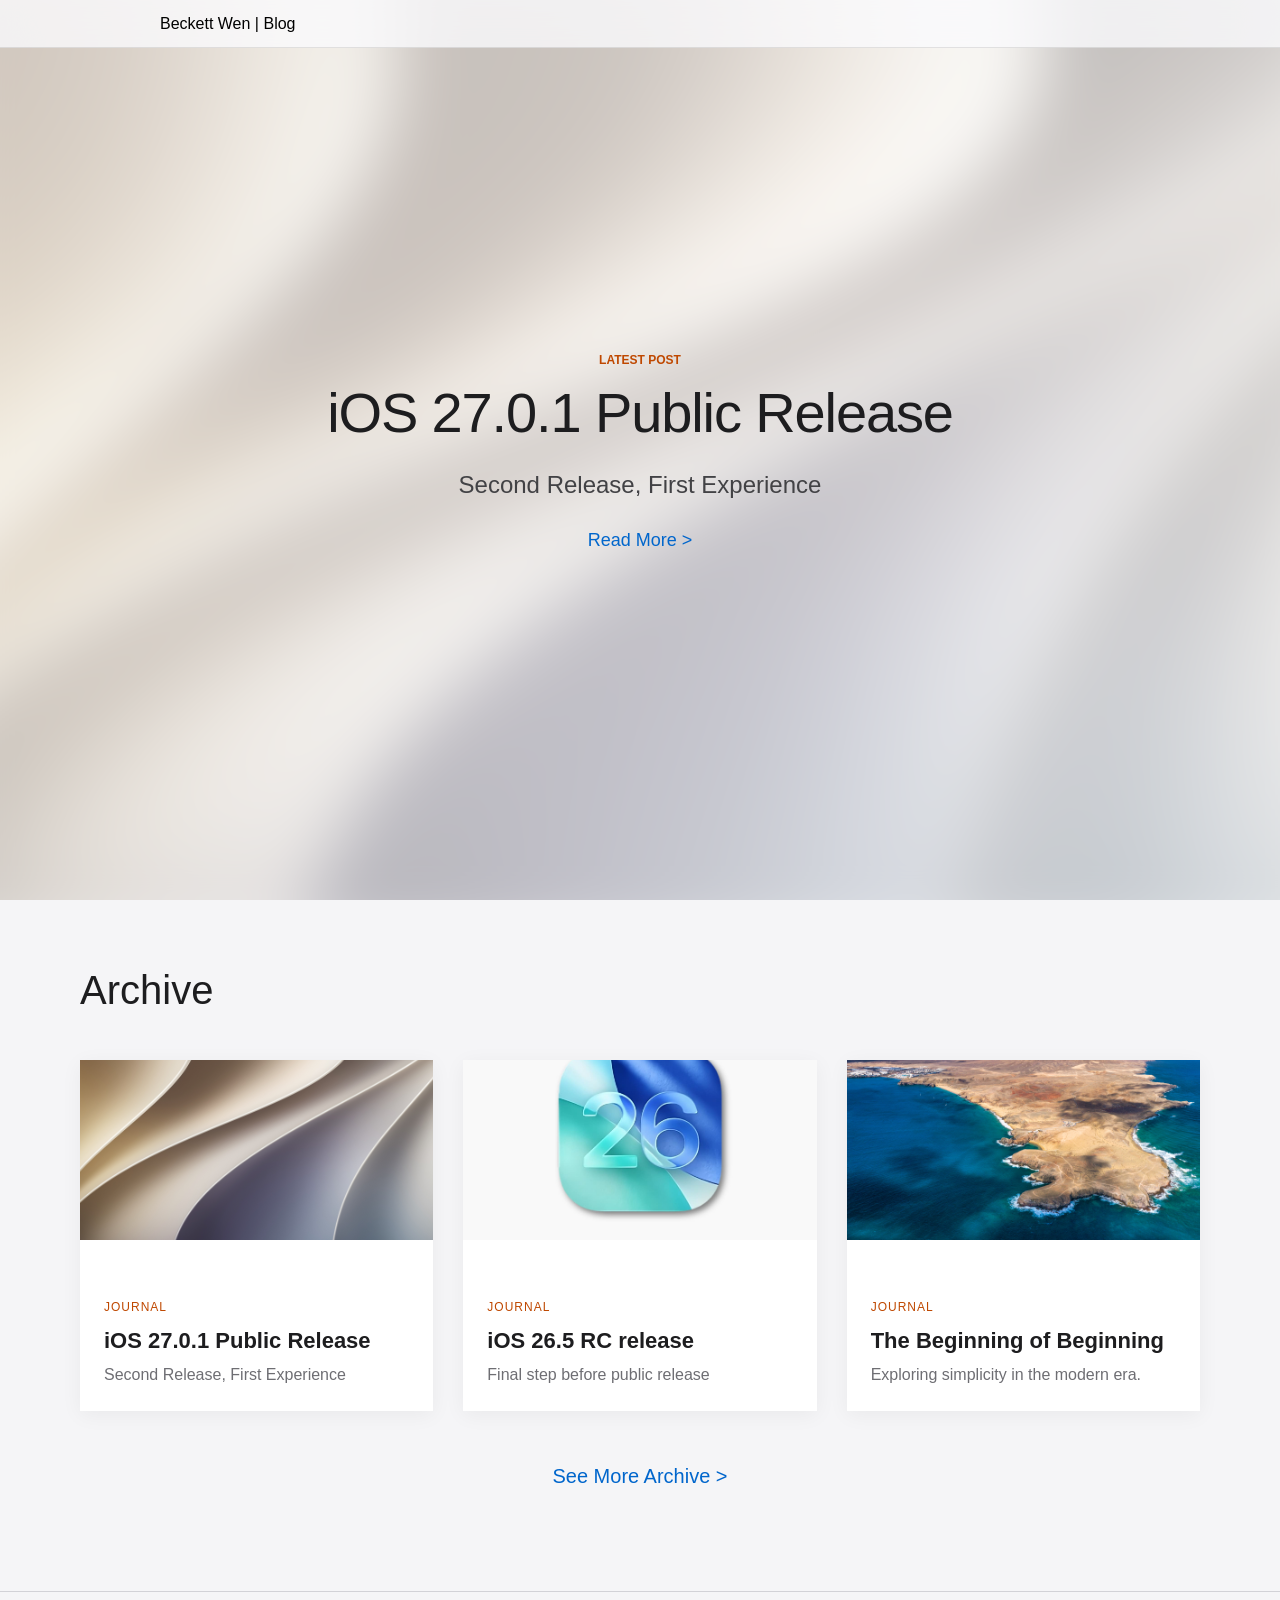
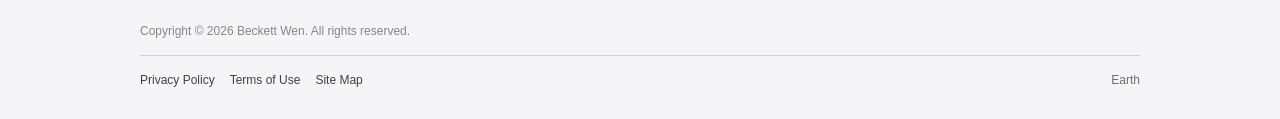
<file: index.html>
<!DOCTYPE html>
<html lang="en">
<head>
    <meta charset="UTF-8">
    <meta name="viewport" content="width=device-width, initial-scale=1.0">
    <title>Beckett Wen | Blog</title>
    <link rel="stylesheet" href="style.css">
</head>
<body>

    <nav class="glass-nav">
        <div class="nav-content">
            <a href="index.html" class="logo">Beckett Wen | Blog</a>
        </div>
    </nav>

    <main>
    <div id="home-view">
        <section class="hero">
            <div class="hero-bg" id="hero-bg"></div>
            <div class="hero-text">
                <span class="label">Latest Post</span>
                <h1 id="post-title">Loading...</h1>
                <p id="post-desc"></p>
                <a href="javascript:void(0)" onclick="readFullPost(currentPostPath)" class="cta">Read More ></a>
            </div>
        </section>

        <section class="newsroom-container">
    <div class="newsroom-header">
        <h2>Archive</h2>
    </div>
    <div class="newsroom-grid" id="newsroom-grid">
        </div>
    
    <div style="text-align: center; margin-top: 50px;">
        <a href="archive.html" class="cta" style="font-weight: 500; font-size: 20px;">See More Archive ></a>
    </div>
</section>
    </div>

    <section id="article-view" style="display:none; padding: 120px 20px;">
        <div id="full-content" style="max-width: 800px; margin: 0 auto;"></div>
        <div style="max-width: 800px; margin: 40px auto; text-align: center;">
            <a href="index.html" style="color: #0066cc; text-decoration: none; font-weight: 300;">← Back to Home</a>
        </div>
    </section>
</main>

<footer>
        <div class="footer-content">
            <div class="footer-top">
                <p>Copyright © 2026 Beckett Wen. All rights reserved.</p>
            </div>
            <div class="footer-bottom">
                <a href="#">Privacy Policy</a>
                <a href="#">Terms of Use</a>
                <a href="#">Site Map</a>
                <span class="location">Earth</span>
            </div>
        </div>
    </footer>

    <script>
        let currentPostPath = "";

async function initBlog() {
    try {
        const response = await fetch('posts.json');
        const posts = await response.json();
        
        // 1. Setup Hero
        const latest = posts[0];
        document.getElementById('post-title').innerText = latest.title;
        document.getElementById('post-desc').innerText = latest.description;
        document.getElementById('hero-bg').style.backgroundImage = `url('${latest.imagePath}')`;
        currentPostPath = latest.contentPath;

        // 2. Setup Newsroom (Limited to first 3 posts)
        const grid = document.getElementById('newsroom-grid');
        const previewPosts = posts.slice(0, 3); // Shows only the 3 latest
        
        previewPosts.forEach(post => {
            const card = document.createElement('div');
            card.className = 'newsroom-card';
            card.onclick = () => readFullPost(post.contentPath);
            card.innerHTML = `
                <div class="card-image" style="background-image: url('${post.imagePath}')"></div>
                <div class="card-info">
                    <span class="card-category">Journal</span>
                    <h3>${post.title}</h3>
                    <p>${post.description}</p>
                </div>`;
            grid.appendChild(card);
        });
    } catch (e) { console.error(e); }
}

async function readFullPost(path) {
    const response = await fetch(path);
    const htmlContent = await response.text();

    // Hide the entire Home view (Hero + Newsroom)
    document.getElementById('home-view').style.display = 'none';
    
    // Show the Article view and inject content
    document.getElementById('article-view').style.display = 'block';
    document.getElementById('full-content').innerHTML = htmlContent;
    
    window.scrollTo(0,0);
}

window.onload = initBlog;
    </script>
</body>
</html>
</file>
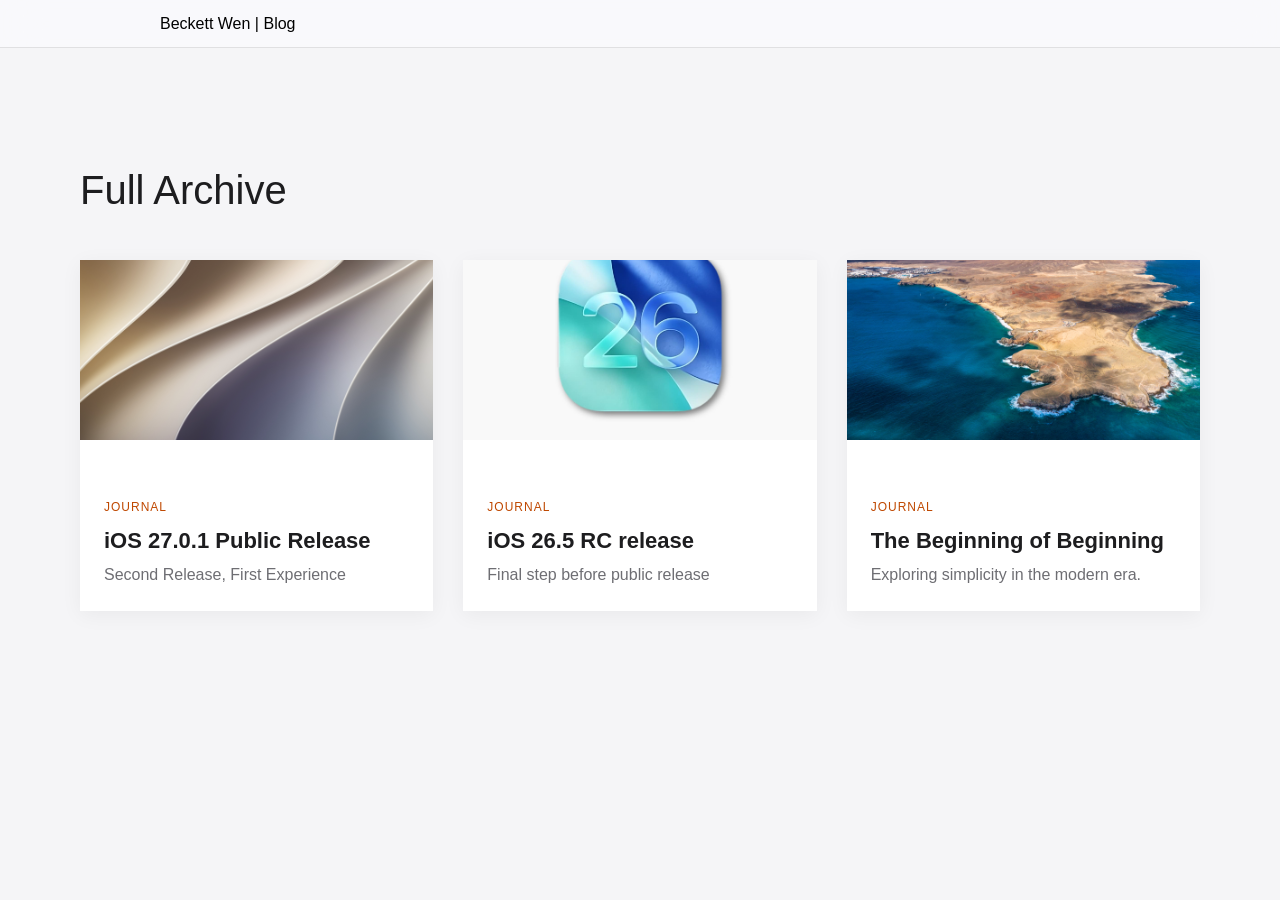
<file: archive.html>
<!DOCTYPE html>
<html lang="en">
<head>
    <meta charset="UTF-8">
    <meta name="viewport" content="width=device-width, initial-scale=1.0">
    <title>Archive | Beckett Wen</title>
    <link rel="stylesheet" href="style.css">
</head>
<body>
    <nav class="glass-nav">
        <div class="nav-content">
            <a href="index.html" class="logo">Beckett Wen | Blog</a>
        </div>
    </nav>

    <main>
        <section class="newsroom-container" style="padding-top: 100px;">
            <div class="newsroom-header">
                <h2>Full Archive</h2>
            </div>
            <div class="newsroom-grid" id="archive-grid">
                </div>
        </section>

        <section id="article-view" style="display:none; padding: 120px 20px;">
            <div id="full-content" style="max-width: 800px; margin: 0 auto;"></div>
            <div style="max-width: 800px; margin: 40px auto; text-align: center;">
                <a href="archive.html" style="color: #0066cc; text-decoration: none; font-weight: 500;">← Back to Archive</a>
            </div>
        </section>
    </main>

    <script>
        async function loadFullArchive() {
            try {
                const response = await fetch('posts.json');
                const posts = await response.json();
                const grid = document.getElementById('archive-grid');

                posts.forEach(post => {
                    const card = document.createElement('div');
                    card.className = 'newsroom-card';
                    card.onclick = () => readFullPost(post.contentPath);
                    card.innerHTML = `
                        <div class="card-image" style="background-image: url('${post.imagePath}')"></div>
                        <div class="card-info">
                            <span class="card-category">Journal</span>
                            <h3>${post.title}</h3>
                            <p>${post.description}</p>
                        </div>`;
                    grid.appendChild(card);
                });
            } catch (e) { console.error(e); }
        }

        async function readFullPost(path) {
            const response = await fetch(path);
            const htmlContent = await response.text();
            document.querySelector('.newsroom-container').style.display = 'none';
            document.getElementById('article-view').style.display = 'block';
            document.getElementById('full-content').innerHTML = htmlContent;
            window.scrollTo(0,0);
        }

        window.onload = loadFullArchive;
    </script>
</body>
</html>
</file>
<file: style.css>
/* Modern Reset */
* { margin: 0; padding: 0; box-sizing: border-box; }
body {
    font-family: -apple-system, BlinkMacSystemFont, "Segoe UI", Roboto, Helvetica, Arial, sans-serif;
    background-color: #f5f5f7;
    color: #1d1d1f;
    line-height: 1.5;
    animation: fadeIn 1s ease-out;
}

/* Glassmorphism Navigation */
.glass-nav {
    position: fixed;
    top: 0; width: 100%; height: 48px;
    background: rgba(251, 251, 253, 0.8);
    backdrop-filter: blur(20px);
    -webkit-backdrop-filter: blur(20px);
    z-index: 1000;
    border-bottom: 1px solid rgba(0,0,0,0.1);
    animation: fadeIn 1s ease-out;
}

.nav-content {
    max-width: 1000px;
    margin: 0 auto;
    display: flex;
    justify-content: space-between;
    align-items: center;
    height: 100%;
    padding: 0 20px;
    animation: fadeIn 1s ease-out;
}

.logo { font-weight: 300; text-decoration: none; color: #000; }
.links a { text-decoration: none; color: #515154; margin-left: 20px; font-size: 14px; transition: 0.3s; }
.links a:hover { color: #000; }

/* Hero Post */
/* Hero Post */
/* Hero Post Section */
.hero {
    position: relative;
    height: 100vh; 
    width: 100%;
    display: flex;
    align-items: center;
    justify-content: center;
    overflow: hidden; 
    background-color: #ffffff; /* White fallback */
}

/* The Blurred Image Layer */
.hero-bg {
    position: absolute;
    top: 0;
    left: 0;
    width: 100%;
    height: 100%;
    background-size: cover;
    background-position: center;
    background-repeat: no-repeat;
    /* Gaussian Blur */
    filter: blur(30px); 
    transform: scale(1.1); 
    z-index: 1;
    animation: fadeIn 1s ease-out;
}

/* The White "Breakthrough" Overlay */
.hero::after {
    content: "";
    position: absolute;
    top: 0;
    left: 0;
    width: 100%;
    height: 100%;
    /* This creates the semi-transparent white layer */
    background: rgba(255, 255, 255, 0.65); 
    z-index: 2;
}

/* Hero Text Content */
.hero-text {
    position: relative;
    z-index: 3; /* Sits above both the image and the white layer */
    text-align: center;
    color: #1d1d1f; /* Apple's deep grey for high contrast */
    padding: 0 20px;
}

.hero-text h1 {
    font-size: 56px;
    font-weight: 300;
    letter-spacing: -0.02em;
    margin-bottom: 12px;
    animation: fadeIn 1s ease-out;
}

.hero-text p {
    font-size: 24px;
    color: #424245; /* Slightly lighter for the description */
    margin-bottom: 24px;
}
.label { font-size: 12px; text-transform: uppercase; font-weight: 600; color: #bf4800; }
.cta { color: #0066cc; text-decoration: none; font-size: 18px; }

/* Grid Layout */
.grid-container {
    display: grid;
    grid-template-columns: repeat(auto-fit, minmax(400px, 1fr));
    gap: 20px;
    padding: 20px;
    max-width: 1200px;
    margin: 0 auto;
}

.card {
    background: #fff;
    border-radius: 0px;
    padding: 40px;
    overflow: hidden;
    transition: transform 0.4s ease;
}

.card:hover { transform: scale(1.02); }

.card-image {
    height: 250px;
    margin: -40px -40px 30px -40px;
}

.color-1 { background: linear-gradient(135deg, #e3e3e3 0%, #cfcfcf 100%); }
.color-2 { background: linear-gradient(135deg, #fef1f1 0%, #f9d8d8 100%); }

h2 { font-size: 28px; margin-bottom: 10px; }
p { color: #86868b; }

/* Responsive adjustments */
@media (max-width: 768px) {
    .hero-text h1 { font-size: 36px; }
    .grid-container { grid-template-columns: 1fr; }
}

/* Newsroom Container */
.newsroom-container {
    max-width: 1200px;
    margin: 60px auto;
    padding: 0 40px;
    animation: fadeIn 1.2s ease-out;
}

.newsroom-header h2 {
    font-size: 40px;
    font-weight: 200;
    margin-bottom: 40px;
}

/* The Grid */
.newsroom-grid {
    display: grid;
    grid-template-columns: repeat(auto-fill, minmax(340px, 1fr));
    gap: 30px;
}

/* The Apple Card Style */
.newsroom-card {
    background: #fff;
    overflow: hidden;
    cursor: pointer;
    transition: transform 0.3s ease, box-shadow 0.3s ease;
    box-shadow: 0 4px 20px rgba(0,0,0,0.05);
    display: flex;
    flex-direction: column;
    animation: fadeIn 1.5s ease-out;
}

.newsroom-card:hover {
    transform: translateY(-5px);
    box-shadow: 0 10px 30px rgba(0,0,0,0.1);
}

.card-image {
    height: 220px;
    background-size: cover;
    background-position: center;
}

.card-info {
    padding: 24px;
}

.card-category {
    font-size: 12px;
    font-weight: 400;
    color: #bf4800; /* Apple-style orange highlight */
    text-transform: uppercase;
    letter-spacing: 1px;
}

.card-info h3 {
    font-size: 22px;
    margin: 10px 0;
    line-height: 1.2;
}

.card-info p {
    font-size: 16px;
    color: #6e6e73;
    line-height: 1.4;
}

/* Article Page specific styling */
#article-view {
    padding: 120px 20px;
    background: #fff;
}
.article-content {
    max-width: 700px;
    margin: 0 auto;
    font-size: 19px;
    line-height: 1.6;
}

/* Footer Styles */
footer {
    background-color: #f5f5f7;
    padding: 30px 20px;
    margin-top: 100px; /* Space from the Newsroom grid */
    border-top: 1px solid #d2d2d7;
}

.footer-content {
    max-width: 1000px;
    margin: 0 auto;
    font-size: 12px;
    color: #6e6e73;
}

.footer-top {
    padding-bottom: 15px;
    border-bottom: 1px solid #d2d2d7;
    margin-bottom: 15px;
}

.footer-bottom {
    display: flex;
    flex-wrap: wrap;
    align-items: center;
}

.footer-bottom a {
    color: #424245;
    text-decoration: none;
    margin-right: 15px;
    transition: color 0.2s ease;
}

.footer-bottom a:hover {
    color: #000;
    text-decoration: underline;
}

.footer-bottom .location {
    margin-left: auto; /* Pushes location to the far right */
    font-weight: 500;
}

/* Ensure footer is hidden when viewing an article */
#article-view:not([style*="display: none"]) ~ footer {
    display: block; /* Keep it visible or change to none if you want articles footer-less */
}

@media (max-width: 768px) {
    .footer-bottom .location {
        margin-left: 0;
        width: 100%;
        margin-top: 10px;
    }
}

/* Article Content Styling */
.post-content {
    color: #1d1d1f; /* Apple's dark grey */
    line-height: 1.6;
    font-size: 19px; /* Slightly larger for readability */
    font-weight: 400;
}

.post-content h2 {
    font-size: 32px;
    font-weight: 500;
    margin-top: 40px;
    margin-bottom: 16px;
    letter-spacing: -0.01em;
}

.post-content p {
    margin-bottom: 24px;
    color: #424245; /* Slightly softer than the heading */
    font-weight: 300;
}

/* Responsive Images inside articles */
.post-content img {
    width: 100%;
    height: auto;
    border-radius: 12px; /* Apple-style rounded corners */
    margin: 32px 0;
    display: block;
    box-shadow: 0 4px 20px rgba(0,0,0,0.05); /* Very subtle shadow */
}

/* Blockquote or Emphasis */
.post-content em {
    font-style: italic;
    color: #6e6e73;
}

/* Add a smooth transition when the article loads */
#article-view {
    animation: fadeIn 0.8s ease;
}

@keyframes fadeIn {
    from { opacity: 0; transform: translateY(10px); }
    to { opacity: 1; transform: translateY(0); }
}

.cta:hover {
    text-decoration: underline;
    opacity: 0.8;
}
</file>
